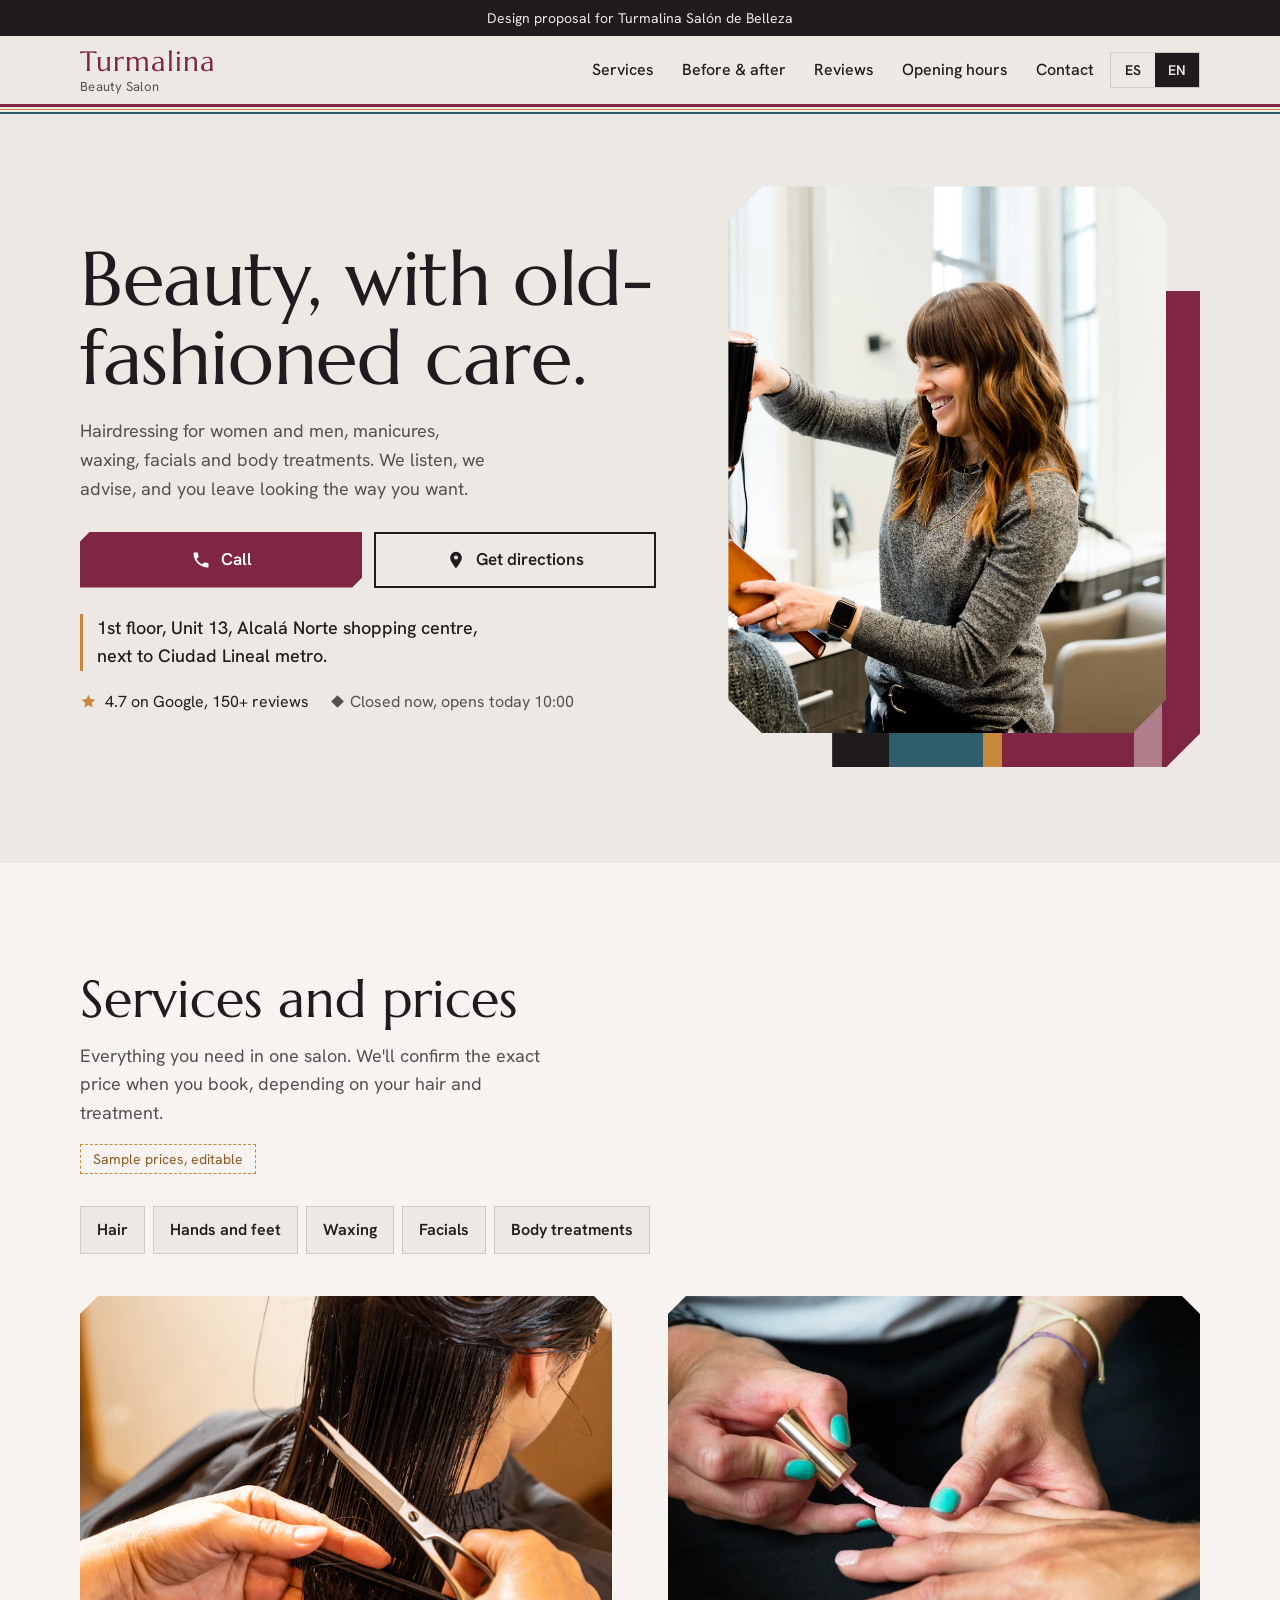
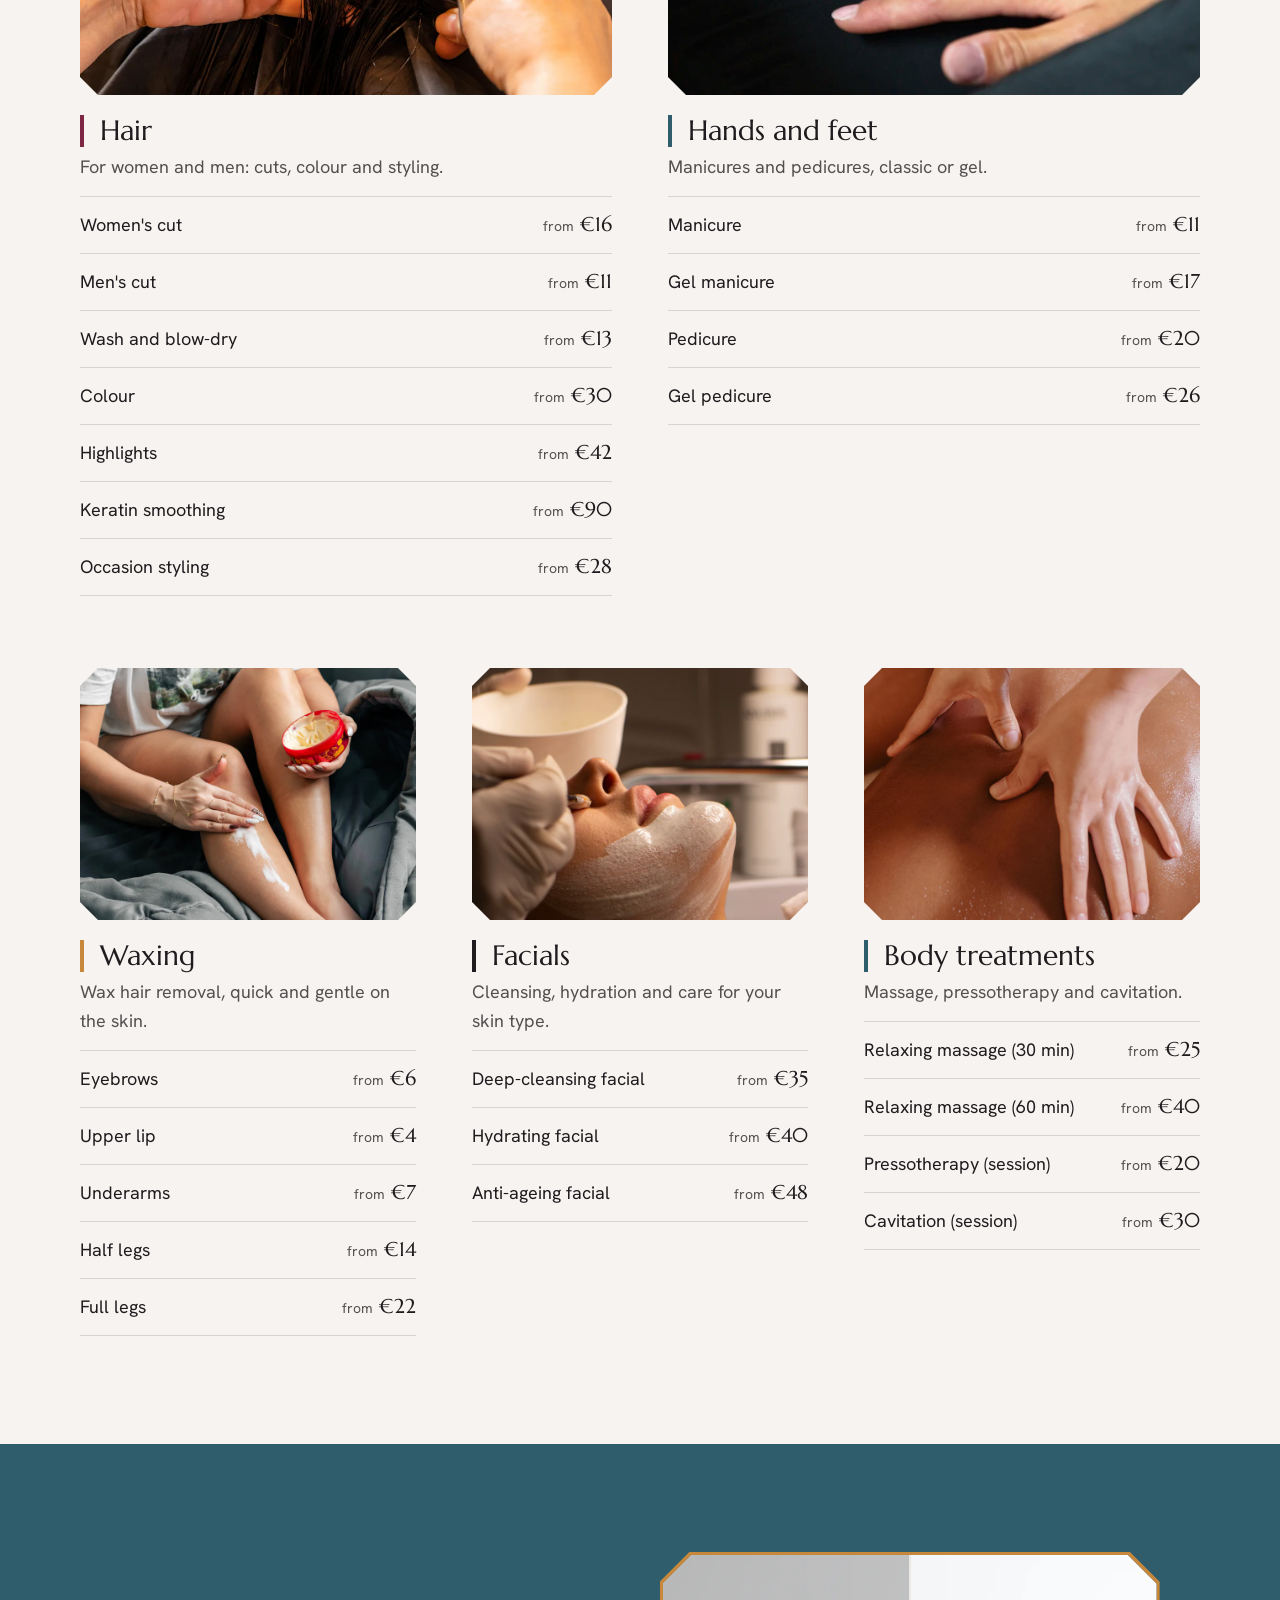
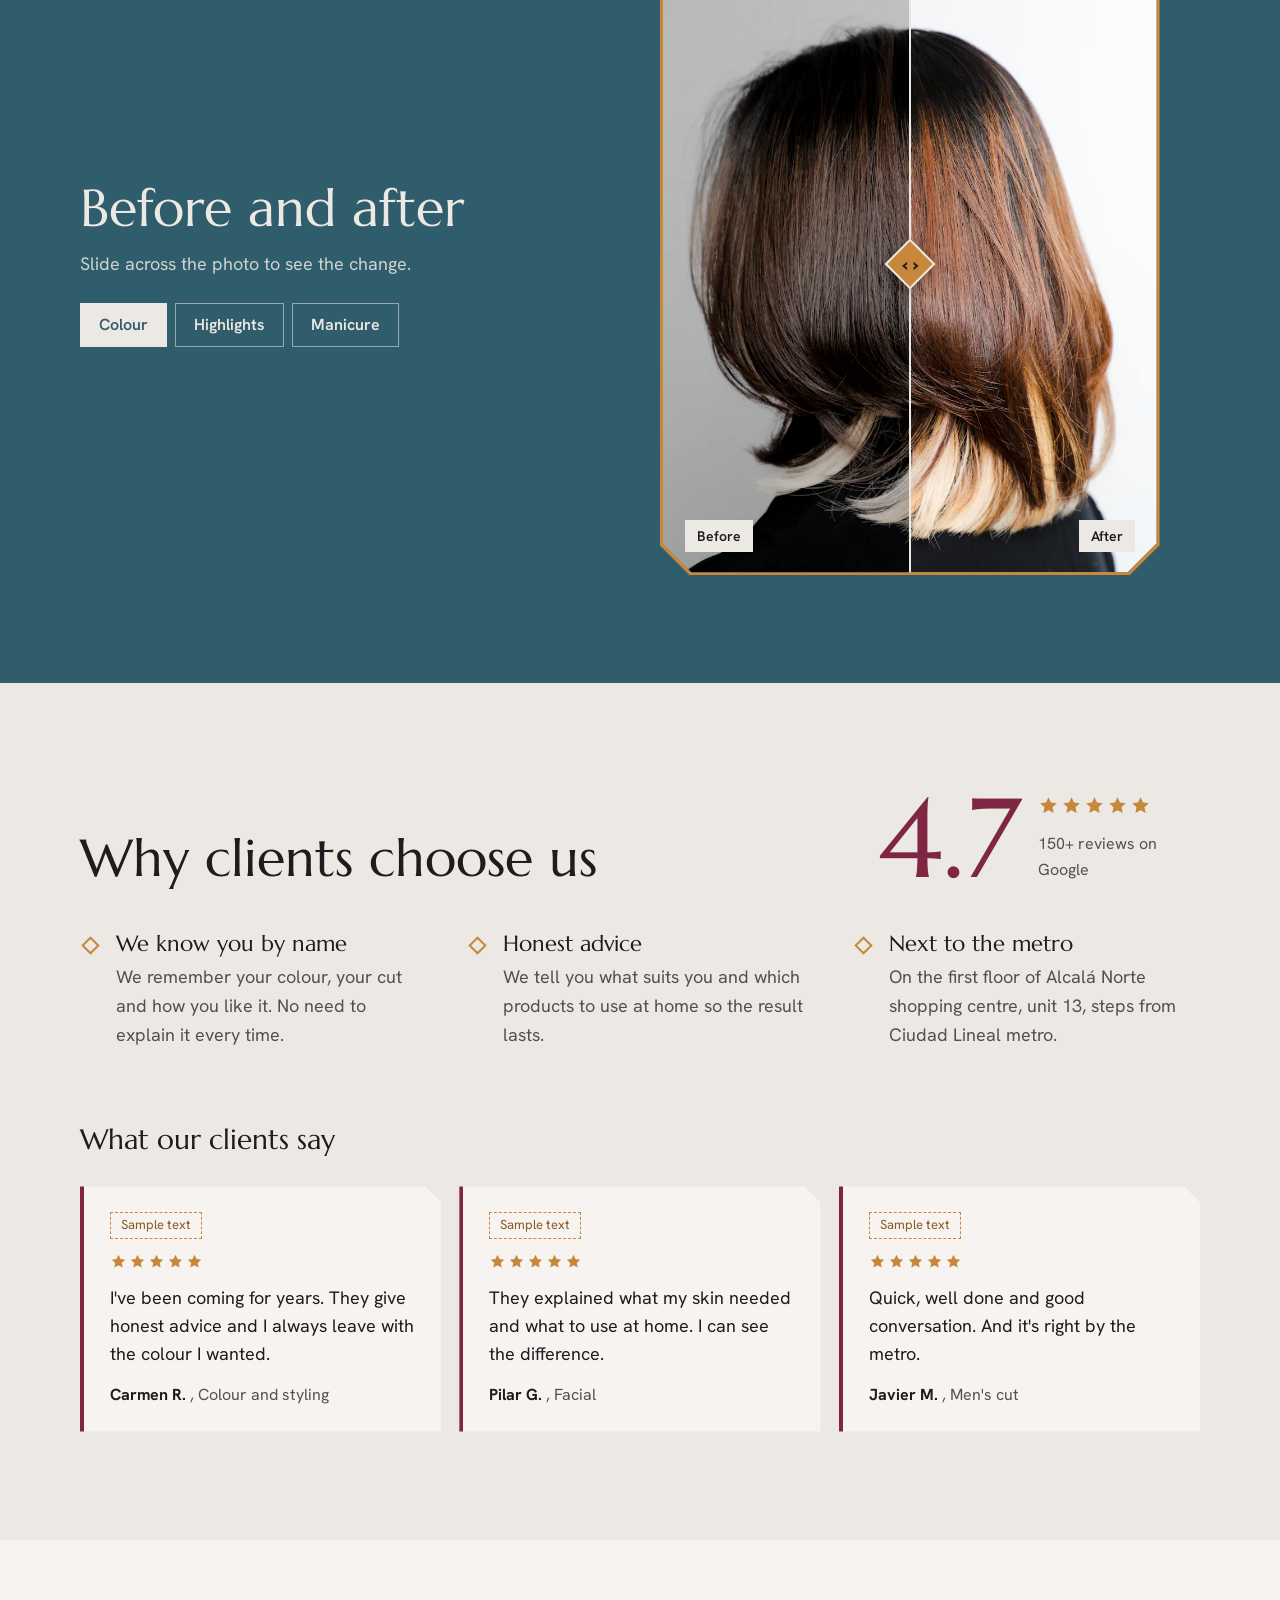
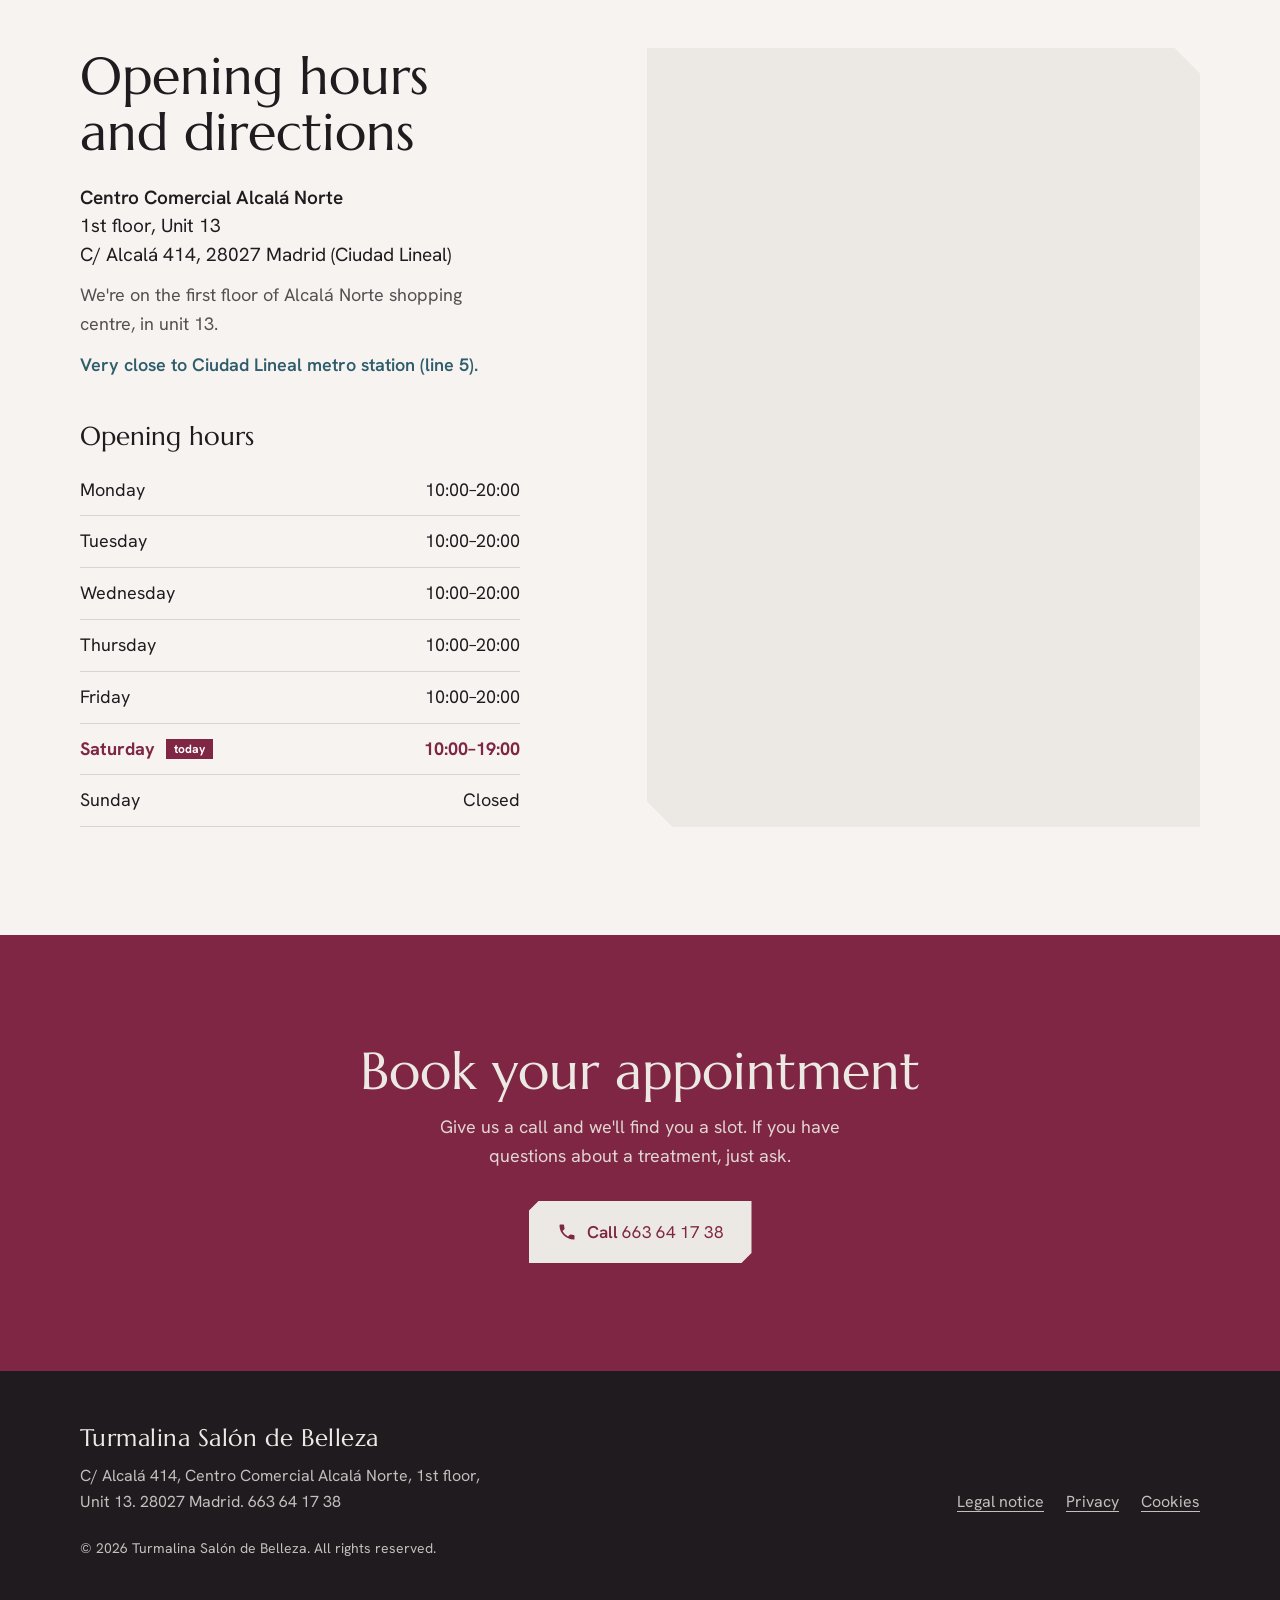
<file: index.html>
<!doctype html>
<html lang="es">
<head>
  <meta charset="utf-8">
  <meta name="viewport" content="width=device-width, initial-scale=1">

  <!-- SEO. Estas etiquetas se actualizan solas desde content.js al cargar la página,
       pero WhatsApp, Facebook y algunos buscadores leen el HTML sin ejecutar JavaScript:
       si reutilizas la plantilla para otro salón, cambia también este bloque. -->
  <title>Turmalina Salón de Belleza | Peluquería y estética en Ciudad Lineal</title>
  <meta name="description" content="Peluquería unisex, manicura, depilación, faciales y tratamientos corporales en el C.C. Alcalá Norte (C/ Alcalá 414, Madrid), junto al metro Ciudad Lineal. Llama al 663 64 17 38.">
  <link rel="canonical" href="https://turmalina-salon.example.com/">
  <meta name="theme-color" content="#ECE8E4">
  <meta property="og:type" content="website">
  <meta property="og:locale" content="es_ES">
  <meta property="og:locale:alternate" content="en_GB">
  <meta property="og:site_name" content="Turmalina Salón de Belleza">
  <meta property="og:title" content="Turmalina Salón de Belleza | Peluquería y estética en Ciudad Lineal">
  <meta property="og:description" content="Peluquería unisex, manicura, depilación y tratamientos faciales y corporales en el C.C. Alcalá Norte, Madrid. Lunes a viernes de 10:00 a 20:00, sábados de 10:00 a 19:00.">
  <meta property="og:url" content="https://turmalina-salon.example.com/">
  <!-- Imagen para compartir: 1200 × 630 px -->
  <meta property="og:image" content="https://turmalina-salon.example.com/img/og-image.jpg">
  <meta name="twitter:card" content="summary_large_image">
  <link rel="icon" href="img/favicon.svg" type="image/svg+xml">

  <link rel="preconnect" href="https://fonts.googleapis.com">
  <link rel="preconnect" href="https://fonts.gstatic.com" crossorigin>
  <link href="https://fonts.googleapis.com/css2?family=Hanken+Grotesk:wght@400;500;600;700&family=Marcellus&display=swap" rel="stylesheet">
  <link rel="stylesheet" href="assets/styles.css">

  <!-- Datos estructurados (BeautySalon). Se regeneran desde content.js al cargar. -->
  <script type="application/ld+json" id="ld-json">
  {
    "@context": "https://schema.org",
    "@type": "BeautySalon",
    "name": "Turmalina Salón de Belleza",
    "telephone": "+34663641738",
    "url": "https://turmalina-salon.example.com/",
    "address": {
      "@type": "PostalAddress",
      "streetAddress": "C/ Alcalá 414, Centro Comercial Alcalá Norte, Planta 1, Local 13",
      "postalCode": "28027",
      "addressLocality": "Madrid",
      "addressRegion": "Comunidad de Madrid",
      "addressCountry": "ES"
    },
    "openingHoursSpecification": [{
      "@type": "OpeningHoursSpecification",
      "dayOfWeek": ["Monday","Tuesday","Wednesday","Thursday","Friday"],
      "opens": "10:00",
      "closes": "20:00"
    }, {
      "@type": "OpeningHoursSpecification",
      "dayOfWeek": ["Saturday"],
      "opens": "10:00",
      "closes": "19:00"
    }]
  }
  </script>
</head>
<body>
  <a class="skip" href="#main" data-i18n="ui.skip">Saltar al contenido</a>

  <!-- Franja de propuesta: se quita en content.js (proposalBanner.show = false) o borrando este div -->
  <div class="proposal" id="proposal" hidden></div>

  <header class="header" id="top">
    <div class="header__inner">
      <a class="brand" href="#top" aria-label="Turmalina Salón de Belleza, inicio">
        <span class="brand__name" data-bind="business.shortName">Turmalina</span>
        <span class="brand__tag" data-i18n="business.tagline">Salón de Belleza</span>
      </a>

      <nav class="nav" id="nav" aria-label="Principal">
        <ul class="nav__list" id="nav-list"></ul>
      </nav>

      <div class="header__tools">
        <div class="lang" role="group" id="lang-switch"></div>
        <button class="menu-btn" id="menu-btn" aria-expanded="false" aria-controls="nav">
          <span class="menu-btn__bars" aria-hidden="true"></span>
          <span class="visually-hidden" data-i18n="ui.menu">Menú</span>
        </button>
      </div>
    </div>
    <div class="veins" aria-hidden="true"><span></span><span></span><span></span></div>
  </header>

  <main id="main">
    <!-- 1. Inicio -->
    <section class="hero" aria-labelledby="hero-title">
      <div class="hero__inner">
        <div class="hero__copy">
          <h1 class="hero__title" id="hero-title" data-i18n="hero.title"></h1>
          <p class="hero__text" data-i18n="hero.text"></p>
          <div class="hero__actions">
            <a class="btn btn--primary" data-link="tel">
              <svg aria-hidden="true" viewBox="0 0 24 24"><path d="M6.6 10.8a15.1 15.1 0 0 0 6.6 6.6l2.2-2.2a1 1 0 0 1 1-.25 11.4 11.4 0 0 0 3.6.57 1 1 0 0 1 1 1V20a1 1 0 0 1-1 1A17 17 0 0 1 3 4a1 1 0 0 1 1-1h3.5a1 1 0 0 1 1 1c0 1.25.2 2.45.57 3.57a1 1 0 0 1-.25 1z"/></svg>
              <span data-i18n="ui.call">Llamar</span>
            </a>
            <a class="btn btn--outline" data-link="directions" target="_blank" rel="noopener">
              <svg aria-hidden="true" viewBox="0 0 24 24"><path d="M12 2a7 7 0 0 0-7 7c0 5.25 7 13 7 13s7-7.75 7-13a7 7 0 0 0-7-7zm0 9.5A2.5 2.5 0 1 1 12 6.5a2.5 2.5 0 0 1 0 5z"/></svg>
              <span data-i18n="ui.directions">Cómo llegar</span>
            </a>
          </div>
          <p class="hero__where" data-i18n="hero.where"></p>
          <p class="hero__meta">
            <span class="rating" id="hero-rating"></span>
            <span class="status" id="hero-status"></span>
          </p>
        </div>
        <div class="hero__media">
          <!-- "Lámina" de turmalina: bandas de color como las vetas de la piedra -->
          <div class="slab" aria-hidden="true"><span></span><span></span><span></span><span></span><span></span><span></span></div>
          <div class="gem gem--hero" id="hero-image"></div>
        </div>
      </div>
    </section>

    <!-- 2. Servicios -->
    <section class="section services" id="servicios" aria-labelledby="services-title">
      <div class="wrap">
        <header class="section__head">
          <h2 class="section__title" id="services-title" data-i18n="services.title"></h2>
          <p class="section__intro" data-i18n="services.intro"></p>
          <p class="editable-note" data-i18n="ui.samplePrice"></p>
        </header>
        <nav class="cat-jump" id="cat-jump" aria-label="Categorías de servicios"></nav>
        <div class="services__grid" id="services-list"></div>
      </div>
    </section>

    <!-- 3. Antes / Después -->
    <section class="section gallery" id="galeria" aria-labelledby="gallery-title">
      <div class="wrap gallery__inner">
        <header class="section__head">
          <h2 class="section__title" id="gallery-title" data-i18n="gallery.title"></h2>
          <p class="section__intro" data-i18n="gallery.intro"></p>
          <div class="pair-tabs" role="tablist" id="pair-tabs" aria-labelledby="gallery-title"></div>
        </header>
        <div class="compare-frame">
          <div class="compare" id="compare">
            <div class="compare__img compare__img--after" id="compare-after"></div>
            <div class="compare__img compare__img--before" id="compare-before"></div>
            <span class="compare__tag compare__tag--before" data-i18n="ui.before" aria-hidden="true"></span>
            <span class="compare__tag compare__tag--after" data-i18n="ui.after" aria-hidden="true"></span>
            <div class="compare__handle" aria-hidden="true"><span></span></div>
            <input class="compare__range" id="compare-range" type="range" min="0" max="100" value="50" step="1">
          </div>
        </div>
      </div>
    </section>

    <!-- 4. Por qué elegirnos / opiniones -->
    <section class="section why" id="opiniones" aria-labelledby="why-title">
      <div class="wrap">
        <div class="why__top">
          <h2 class="section__title" id="why-title" data-i18n="why.title"></h2>
          <div class="score" id="score"></div>
        </div>
        <ul class="points" id="points"></ul>
        <h3 class="reviews__title" data-i18n="why.reviews.title"></h3>
        <ul class="reviews" id="reviews"></ul>
      </div>
    </section>

    <!-- 5. Horario y ubicación -->
    <section class="section visit" id="visitanos" aria-labelledby="visit-title">
      <div class="wrap visit__inner">
        <div class="visit__info">
          <h2 class="section__title" id="visit-title" data-i18n="visit.title"></h2>
          <address class="address" id="address"></address>
          <p class="visit__find" data-i18n="visit.findUs"></p>
          <p class="visit__transport" data-i18n="visit.transport"></p>
          <h3 class="visit__subtitle" data-i18n="visit.hoursTitle"></h3>
          <table class="hours" id="hours"></table>
        </div>
        <div class="map">
          <iframe id="map" title="Mapa" loading="lazy" referrerpolicy="no-referrer-when-downgrade" allowfullscreen></iframe>
        </div>
      </div>
    </section>

    <!-- 6. Contacto -->
    <section class="section contact" id="contacto" aria-labelledby="contact-title">
      <div class="wrap contact__inner">
        <h2 class="section__title" id="contact-title" data-i18n="contact.title"></h2>
        <p class="contact__text" data-i18n="contact.text"></p>
        <div class="contact__actions">
          <a class="btn btn--light btn--lg" data-link="tel">
            <svg aria-hidden="true" viewBox="0 0 24 24"><path d="M6.6 10.8a15.1 15.1 0 0 0 6.6 6.6l2.2-2.2a1 1 0 0 1 1-.25 11.4 11.4 0 0 0 3.6.57 1 1 0 0 1 1 1V20a1 1 0 0 1-1 1A17 17 0 0 1 3 4a1 1 0 0 1 1-1h3.5a1 1 0 0 1 1 1c0 1.25.2 2.45.57 3.57a1 1 0 0 1-.25 1z"/></svg>
            <span><span data-i18n="ui.call">Llamar</span> <span class="btn__sub" data-bind="business.phoneDisplay"></span></span>
          </a>
          <!-- Se oculta solo mientras business.whatsapp esté vacío en content.js -->
          <a class="btn btn--ghost-light btn--lg" data-link="whatsapp" target="_blank" rel="noopener" hidden>
            <svg aria-hidden="true" viewBox="0 0 24 24"><path d="M12 2a10 10 0 0 0-8.6 15.1L2 22l5-1.3A10 10 0 1 0 12 2zm5.3 14.1c-.2.6-1.3 1.2-1.8 1.2-.5.1-1 .2-3.3-.7-2.8-1.1-4.5-3.9-4.7-4.1-.1-.2-1.1-1.5-1.1-2.9s.7-2.1 1-2.4c.3-.3.6-.3.8-.3h.6c.2 0 .4 0 .6.5l.9 2.1c.1.2.1.4 0 .5l-.3.5-.4.4c-.1.2-.3.3-.1.6.2.3.8 1.3 1.7 2.1 1.2 1 2.1 1.3 2.4 1.5.3.1.5.1.6-.1l.9-1c.2-.3.4-.2.6-.1l2 1c.3.1.5.2.5.3.1.2.1.7-.1 1.3z"/></svg>
            <span data-i18n="ui.whatsapp">WhatsApp</span>
          </a>
        </div>
      </div>
    </section>
  </main>

  <!-- 7. Pie -->
  <footer class="footer">
    <div class="wrap footer__inner">
      <div>
        <p class="footer__brand" data-bind="business.name"></p>
        <p class="footer__addr" id="footer-addr"></p>
      </div>
      <ul class="footer__legal" id="footer-legal"></ul>
      <p class="footer__copy" id="footer-copy"></p>
    </div>
  </footer>

  <!-- Barra fija de acciones en el móvil -->
  <div class="dock" aria-label="Acciones rápidas">
    <a class="dock__btn" data-link="tel"><span data-i18n="ui.call">Llamar</span> <span class="dock__phone" data-bind="business.phoneDisplay"></span></a>
    <a class="dock__btn dock__btn--alt" data-link="whatsapp" target="_blank" rel="noopener" hidden><span data-i18n="ui.whatsapp">WhatsApp</span></a>
  </div>

  <script src="content.js"></script>
  <script src="assets/app.js"></script>
</body>
</html>
</file>
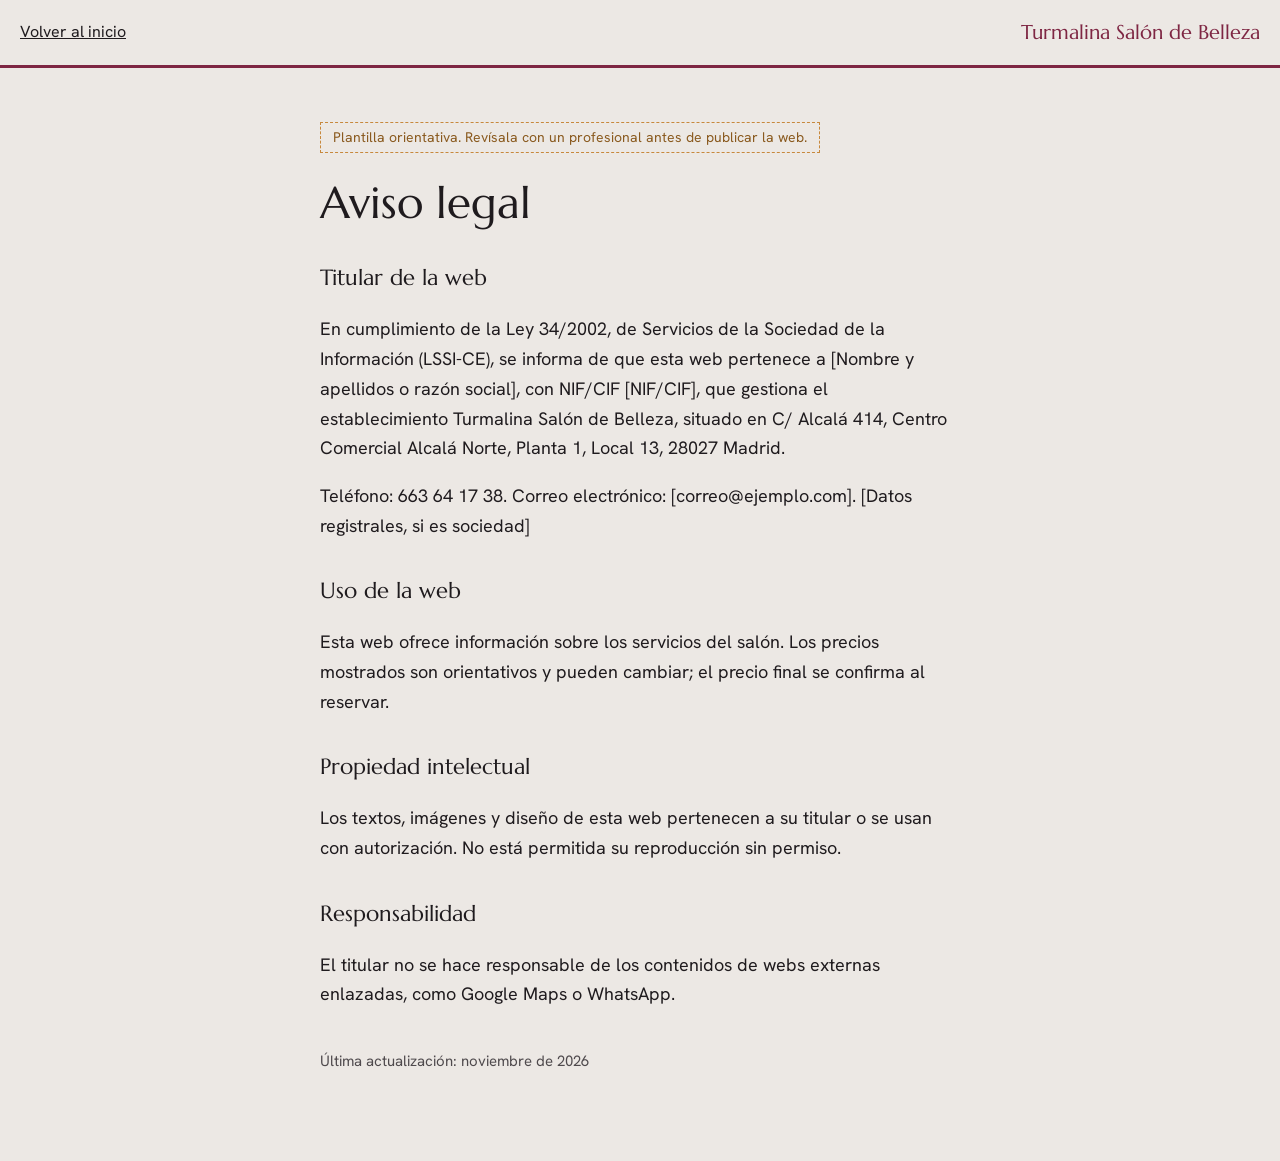
<file: legal/aviso-legal.html>
<!doctype html>
<html lang="es">
<head>
  <meta charset="utf-8">
  <meta name="viewport" content="width=device-width, initial-scale=1">
  <title>Aviso legal | Turmalina Salón de Belleza</title>
  <meta name="robots" content="noindex, follow">
  <link rel="icon" href="../img/favicon.svg" type="image/svg+xml">
  <link rel="preconnect" href="https://fonts.googleapis.com">
  <link rel="preconnect" href="https://fonts.gstatic.com" crossorigin>
  <link href="https://fonts.googleapis.com/css2?family=Hanken+Grotesk:wght@400;600&family=Marcellus&display=swap" rel="stylesheet">
  <link rel="stylesheet" href="legal.css">
</head>
<body>
  <header class="lg-header"><a href="../index.html" data-back>Volver al inicio</a> <span data-fill="business.name">Turmalina Salón de Belleza</span></header>
  <main class="lg">
    <p class="lg-note">Plantilla orientativa. Revísala con un profesional antes de publicar la web.</p>
    <h1>Aviso legal</h1>
    <h2>Titular de la web</h2>
    <p>En cumplimiento de la Ley 34/2002, de Servicios de la Sociedad de la Información (LSSI-CE), se informa de que esta web pertenece a <span data-fill="legal.owner"></span>, con NIF/CIF <span data-fill="legal.taxId"></span>, que gestiona el establecimiento <span data-fill="business.name"></span>, situado en <span data-fill="fullAddress"></span>.</p>
    <p>Teléfono: <span data-fill="business.phoneDisplay"></span>. Correo electrónico: <span data-fill="legal.email"></span>. <span data-fill="legal.registry"></span></p>
    <h2>Uso de la web</h2>
    <p>Esta web ofrece información sobre los servicios del salón. Los precios mostrados son orientativos y pueden cambiar; el precio final se confirma al reservar.</p>
    <h2>Propiedad intelectual</h2>
    <p>Los textos, imágenes y diseño de esta web pertenecen a su titular o se usan con autorización. No está permitida su reproducción sin permiso.</p>
    <h2>Responsabilidad</h2>
    <p>El titular no se hace responsable de los contenidos de webs externas enlazadas, como Google Maps o WhatsApp.</p>
    <p class="lg-updated">Última actualización: <span data-fill="legal.updated"></span></p>
  </main>
  <script src="../content.js"></script>
  <script src="legal.js"></script>
</body>
</html>
</file>
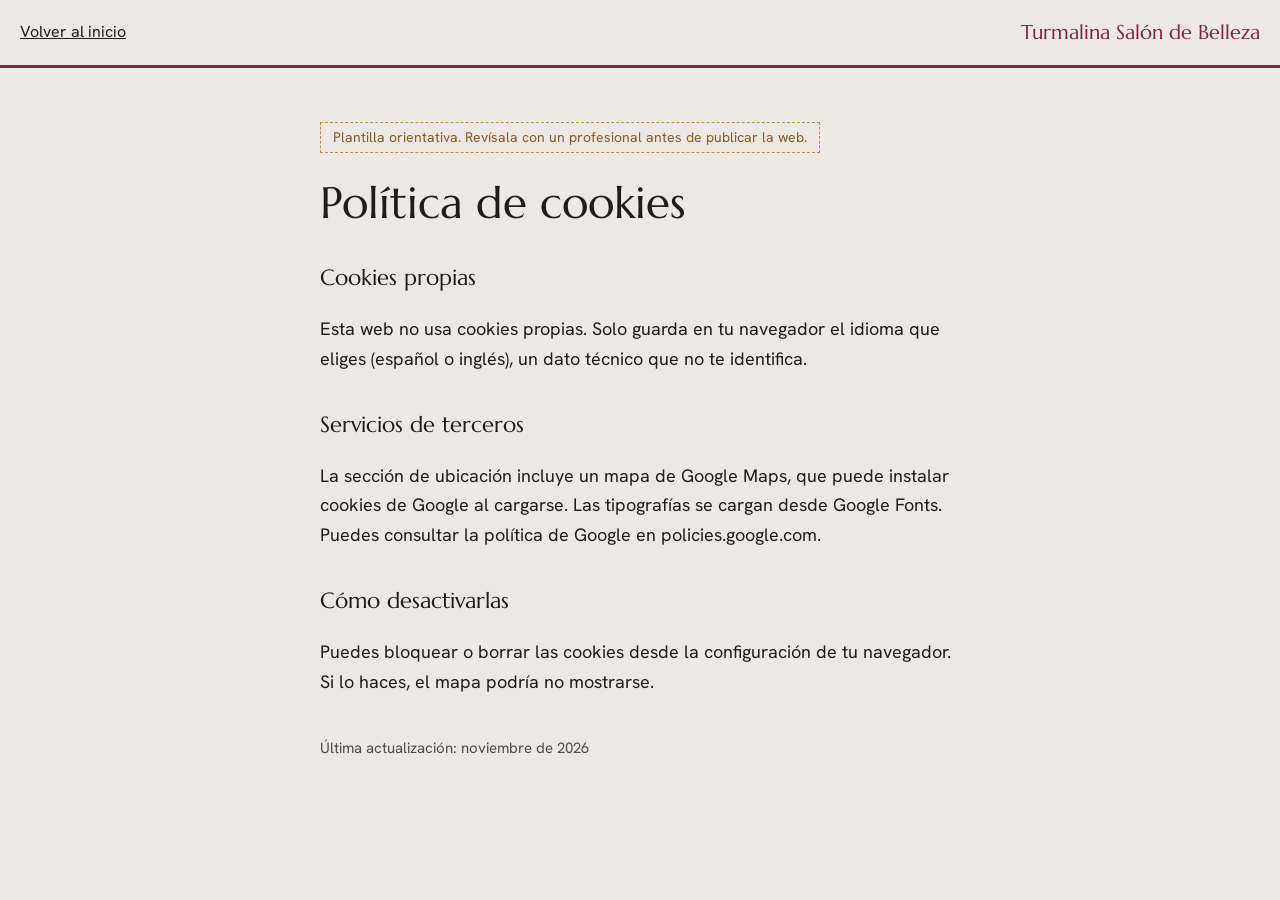
<file: legal/cookies.html>
<!doctype html>
<html lang="es">
<head>
  <meta charset="utf-8">
  <meta name="viewport" content="width=device-width, initial-scale=1">
  <title>Política de cookies | Turmalina Salón de Belleza</title>
  <meta name="robots" content="noindex, follow">
  <link rel="icon" href="../img/favicon.svg" type="image/svg+xml">
  <link rel="preconnect" href="https://fonts.googleapis.com">
  <link rel="preconnect" href="https://fonts.gstatic.com" crossorigin>
  <link href="https://fonts.googleapis.com/css2?family=Hanken+Grotesk:wght@400;600&family=Marcellus&display=swap" rel="stylesheet">
  <link rel="stylesheet" href="legal.css">
</head>
<body>
  <header class="lg-header"><a href="../index.html" data-back>Volver al inicio</a> <span data-fill="business.name">Turmalina Salón de Belleza</span></header>
  <main class="lg">
    <p class="lg-note">Plantilla orientativa. Revísala con un profesional antes de publicar la web.</p>
    <h1>Política de cookies</h1>
    <h2>Cookies propias</h2>
    <p>Esta web no usa cookies propias. Solo guarda en tu navegador el idioma que eliges (español o inglés), un dato técnico que no te identifica.</p>
    <h2>Servicios de terceros</h2>
    <p>La sección de ubicación incluye un mapa de Google Maps, que puede instalar cookies de Google al cargarse. Las tipografías se cargan desde Google Fonts. Puedes consultar la política de Google en policies.google.com.</p>
    <h2>Cómo desactivarlas</h2>
    <p>Puedes bloquear o borrar las cookies desde la configuración de tu navegador. Si lo haces, el mapa podría no mostrarse.</p>
    <p class="lg-updated">Última actualización: <span data-fill="legal.updated"></span></p>
  </main>
  <script src="../content.js"></script>
  <script src="legal.js"></script>
</body>
</html>
</file>
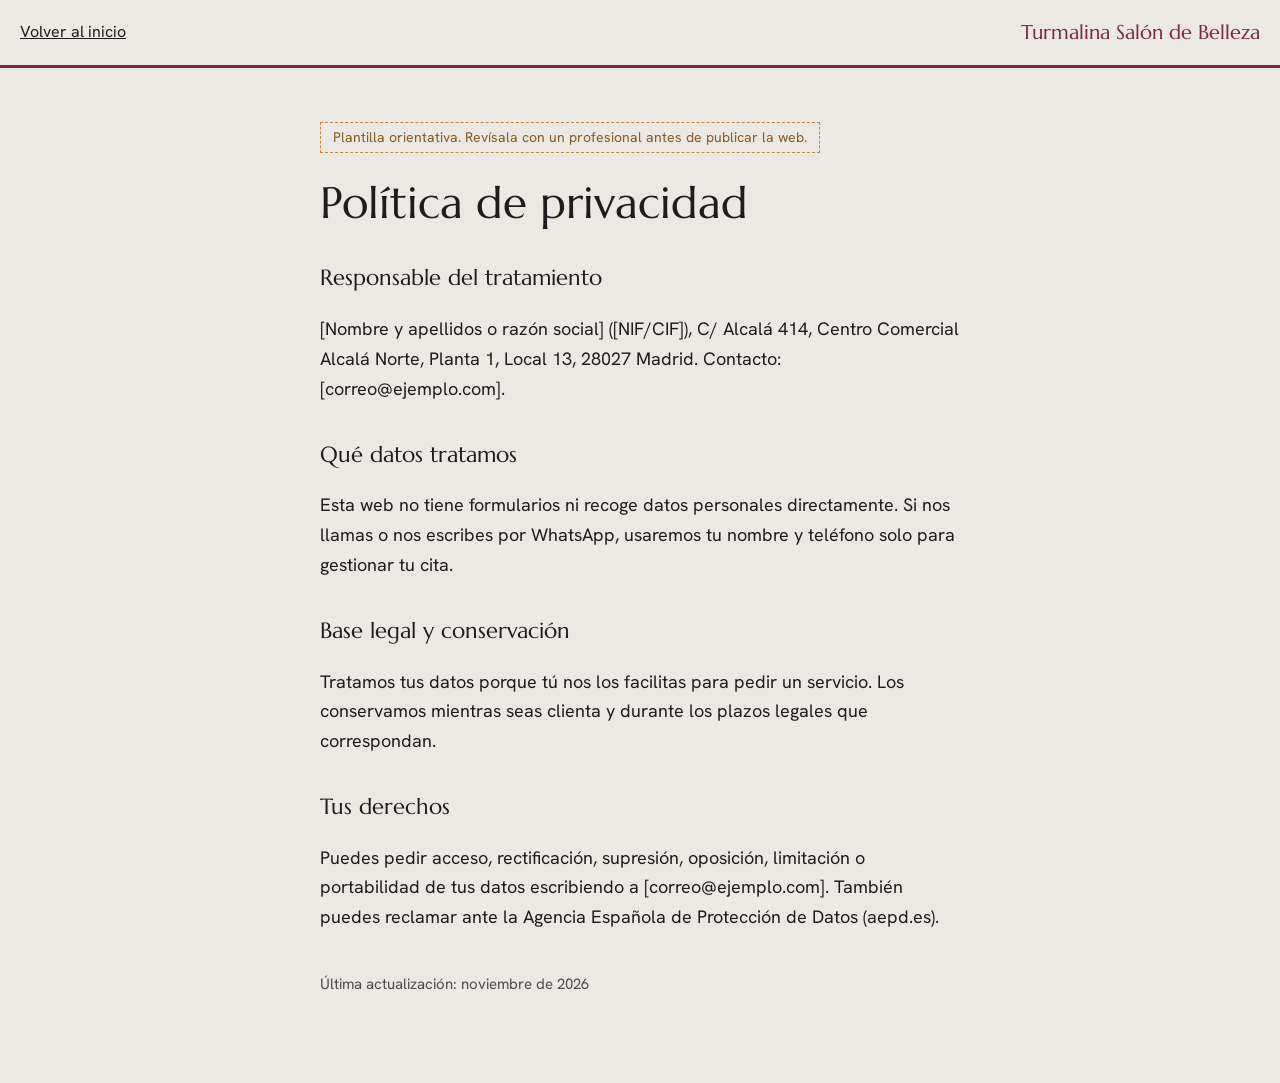
<file: legal/privacidad.html>
<!doctype html>
<html lang="es">
<head>
  <meta charset="utf-8">
  <meta name="viewport" content="width=device-width, initial-scale=1">
  <title>Política de privacidad | Turmalina Salón de Belleza</title>
  <meta name="robots" content="noindex, follow">
  <link rel="icon" href="../img/favicon.svg" type="image/svg+xml">
  <link rel="preconnect" href="https://fonts.googleapis.com">
  <link rel="preconnect" href="https://fonts.gstatic.com" crossorigin>
  <link href="https://fonts.googleapis.com/css2?family=Hanken+Grotesk:wght@400;600&family=Marcellus&display=swap" rel="stylesheet">
  <link rel="stylesheet" href="legal.css">
</head>
<body>
  <header class="lg-header"><a href="../index.html" data-back>Volver al inicio</a> <span data-fill="business.name">Turmalina Salón de Belleza</span></header>
  <main class="lg">
    <p class="lg-note">Plantilla orientativa. Revísala con un profesional antes de publicar la web.</p>
    <h1>Política de privacidad</h1>
    <h2>Responsable del tratamiento</h2>
    <p><span data-fill="legal.owner"></span> (<span data-fill="legal.taxId"></span>), <span data-fill="fullAddress"></span>. Contacto: <span data-fill="legal.email"></span>.</p>
    <h2>Qué datos tratamos</h2>
    <p>Esta web no tiene formularios ni recoge datos personales directamente. Si nos llamas o nos escribes por WhatsApp, usaremos tu nombre y teléfono solo para gestionar tu cita.</p>
    <h2>Base legal y conservación</h2>
    <p>Tratamos tus datos porque tú nos los facilitas para pedir un servicio. Los conservamos mientras seas clienta y durante los plazos legales que correspondan.</p>
    <h2>Tus derechos</h2>
    <p>Puedes pedir acceso, rectificación, supresión, oposición, limitación o portabilidad de tus datos escribiendo a <span data-fill="legal.email"></span>. También puedes reclamar ante la Agencia Española de Protección de Datos (aepd.es).</p>
    <p class="lg-updated">Última actualización: <span data-fill="legal.updated"></span></p>
  </main>
  <script src="../content.js"></script>
  <script src="legal.js"></script>
</body>
</html>
</file>
<file: assets/styles.css>
/* Estilos de Turmalina. Los colores y tipografías se definen en content.js (theme);
   los valores de aquí son solo el respaldo por si falta algún dato. */
:root {
  --rubellite: #7E2643;
  --indigo: #2F5D6B;
  --amber: #C7883C;
  --amber-text: #8A5A1F;
  --stone: #ECE8E4;
  --stone-light: #F6F3F0;
  --ink: #1F1B1E;
  --muted: color-mix(in srgb, var(--ink) 74%, var(--stone));
  --line: color-mix(in srgb, var(--ink) 14%, transparent);
  --font-display: 'Marcellus', 'Times New Roman', serif;
  --font-body: 'Hanken Grotesk', system-ui, sans-serif;
  --gutter: 20px;
  --max: 1160px;
  --header-h: 68px;
  --focus: var(--indigo);
  --b: 22px; /* tamaño del bisel (esquinas talladas) */
  /* curvas de animación: salida rápida y frenada suave */
  --ease-out: cubic-bezier(0.23, 1, 0.32, 1);
  --press: 160ms;
}

*, *::before, *::after { box-sizing: border-box; }
html { scroll-behavior: smooth; scroll-padding-top: calc(var(--header-h) + 16px); -webkit-text-size-adjust: 100%; }
body {
  margin: 0;
  background: var(--stone);
  color: var(--ink);
  font-family: var(--font-body);
  font-size: 1.125rem;          /* 18 px: lectura cómoda para todas las edades */
  line-height: 1.6;
  padding-bottom: 80px;         /* espacio para la barra fija del móvil */
}
img { max-width: 100%; display: block; }
[hidden] { display: none !important; }
a { color: inherit; }
h1, h2, h3 { margin: 0; font-weight: 400; }
p { margin: 0; }
ul { margin: 0; padding: 0; list-style: none; }

:focus-visible { outline: 3px solid var(--focus); outline-offset: 3px; }

.visually-hidden {
  position: absolute !important; width: 1px; height: 1px; overflow: hidden;
  clip: rect(0 0 0 0); clip-path: inset(50%); white-space: nowrap;
}
.skip { position: absolute; left: 12px; top: -60px; z-index: 100; background: var(--ink); color: var(--stone); padding: 10px 16px; }
.skip:focus { top: 12px; }

.wrap { width: 100%; max-width: var(--max); margin: 0 auto; padding: 0 var(--gutter); }

/* Corte "tallado": esquinas biseladas como una gema */
.gem {
  overflow: hidden;
  clip-path: polygon(var(--b) 0, calc(100% - var(--b)) 0, 100% var(--b), 100% calc(100% - var(--b)),
    calc(100% - var(--b)) 100%, var(--b) 100%, 0 calc(100% - var(--b)), 0 var(--b));
}
.gem > img { width: 100%; height: 100%; object-fit: cover; }

/* Vetas: tres líneas de color, el motivo de la piedra */
.veins { display: flex; flex-direction: column; gap: 2px; }
.veins span { display: block; height: 3px; background: var(--rubellite); }
.veins span:nth-child(2) { height: 1px; background: var(--amber); }
.veins span:nth-child(3) { height: 2px; background: var(--indigo); }

/* ---------- franja de propuesta ---------- */
.proposal { background: var(--ink); color: var(--stone); font-size: .875rem; text-align: center; padding: 7px var(--gutter); }

/* ---------- cabecera ---------- */
.header { position: sticky; top: 0; z-index: 50; background: var(--stone); }
.header__inner {
  max-width: var(--max); margin: 0 auto; padding: 0 var(--gutter);
  height: var(--header-h); display: flex; align-items: center; gap: 16px;
}
.brand { display: flex; flex-direction: column; text-decoration: none; margin-right: auto; line-height: 1; }
.brand__name { font-family: var(--font-display); font-size: 1.75rem; letter-spacing: .04em; color: var(--rubellite); }
.brand__tag { font-size: .8125rem; color: var(--muted); margin-top: 4px; letter-spacing: .02em; }
.header__tools { display: flex; align-items: center; gap: 8px; }

.lang { display: flex; border: 1px solid var(--line); }
.lang button {
  font: 600 .875rem/1 var(--font-body); color: var(--ink); background: none; border: 0;
  padding: 10px 12px; cursor: pointer; min-width: 44px;
}
.lang button[aria-pressed="true"] { background: var(--ink); color: var(--stone); }

.menu-btn { width: 44px; height: 44px; border: 0; background: none; color: var(--ink); cursor: pointer; display: grid; place-items: center; }
.menu-btn__bars, .menu-btn__bars::before, .menu-btn__bars::after {
  display: block; width: 24px; height: 2px; background: currentColor; position: relative; transition: transform .2s ease;
}
.menu-btn__bars::before, .menu-btn__bars::after { content: ""; position: absolute; left: 0; }
.menu-btn__bars::before { top: -7px; }
.menu-btn__bars::after { top: 7px; }
.is-open .menu-btn__bars { background: transparent; }
.is-open .menu-btn__bars::before { transform: translateY(7px) rotate(45deg); }
.is-open .menu-btn__bars::after { transform: translateY(-7px) rotate(-45deg); }

.nav { display: none; }
.is-open .nav {
  display: block; position: absolute; left: 0; right: 0; top: 100%;
  background: var(--stone); padding: 4px var(--gutter) 20px; border-bottom: 1px solid var(--line);
}
.nav__list a {
  display: block; padding: 14px 0; text-decoration: none;
  font-family: var(--font-display); font-size: 1.5rem; border-bottom: 1px solid var(--line);
}
@media (min-width: 960px) {
  .menu-btn { display: none; }
  .nav, .is-open .nav { display: block; position: static; padding: 0; border: 0; background: none; }
  .nav__list { display: flex; gap: 28px; }
  .nav__list a { font: 500 1rem/1 var(--font-body); padding: 8px 0; border: 0; }
  .nav__list a:hover { color: var(--rubellite); text-decoration: underline; text-decoration-color: var(--amber); text-underline-offset: 6px; }
}

/* ---------- huecos de foto (si falta alguna) ---------- */
.ph {
  width: 100%; height: 100%; min-height: 160px;
  display: flex; flex-direction: column; align-items: center; justify-content: center;
  gap: 2px; padding: 16px; text-align: center;
  background: repeating-linear-gradient(100deg, transparent 0 18px, color-mix(in srgb, var(--rubellite) 10%, transparent) 18px 20px), var(--stone-light);
}
.ph__label { font-weight: 600; font-size: .9375rem; }
.ph__size { font-size: .8125rem; color: var(--muted); }

/* ---------- botones ---------- */
.btn {
  display: inline-flex; align-items: center; justify-content: center; gap: 10px;
  min-height: 56px; padding: 0 26px;
  font: 600 1.0625rem/1.2 var(--font-body); text-decoration: none; cursor: pointer;
  border: 2px solid transparent; position: relative; isolation: isolate;
  transition: transform var(--press) var(--ease-out);
  clip-path: polygon(10px 0, 100% 0, 100% calc(100% - 10px), calc(100% - 10px) 100%, 0 100%, 0 10px);
}
.btn svg { width: 20px; height: 20px; fill: currentColor; flex: none; }
.btn--primary { background: var(--rubellite); color: #fff; }
.btn--outline, .btn--ghost-light { clip-path: none; }
.btn--outline { border-color: var(--ink); color: var(--ink); }
.btn--light { background: var(--stone); color: var(--rubellite); }
.btn--ghost-light { border-color: var(--stone); color: var(--stone); }
.btn--lg { min-height: 62px; }
/* capa de hover: solo cambia su opacidad */
.btn::after { content: ""; position: absolute; inset: 0; z-index: -1; background: var(--tint, #000); opacity: 0; transition: opacity 200ms ease; pointer-events: none; }
.btn--primary { --tint: #000; --tint-on: .18; }
.btn--outline { --tint: var(--ink); --tint-on: .08; }
.btn--light { --tint: #fff; --tint-on: 1; }
.btn--ghost-light { --tint: var(--stone); --tint-on: .14; }
@media (hover: hover) and (pointer: fine) {
  .btn:hover::after { opacity: var(--tint-on); }
}
.btn__sub { font-weight: 400; }
/* el clip-path recorta el contorno de foco: se dibuja dentro */
.btn:focus-visible { outline: 3px solid var(--focus); outline-offset: -7px; }

/* ---------- 1. inicio ---------- */
.hero { overflow: hidden; }
.hero__inner {
  max-width: var(--max); margin: 0 auto; padding: 36px var(--gutter) 64px;
  display: grid; gap: 44px;
}
.hero__title {
  font-family: var(--font-display);
  font-size: clamp(2.6rem, 11vw, 4.75rem);
  line-height: 1.04; letter-spacing: -.005em;
  max-width: 12ch; text-wrap: balance;
}
.hero__text { margin-top: 20px; max-width: 42ch; color: var(--muted); }
.hero__actions { display: flex; flex-wrap: wrap; gap: 12px; margin-top: 28px; }
.hero__actions .btn { flex: 1 1 170px; }
.hero__where {
  margin-top: 26px; padding-left: 14px; max-width: 40ch;
  border-left: 3px solid var(--amber); font-weight: 500;
}
.hero__meta { margin-top: 18px; display: flex; flex-wrap: wrap; gap: 8px 24px; font-size: 1rem; color: var(--muted); }
.rating { display: inline-flex; align-items: center; gap: 8px; color: var(--ink); }
.stars { display: inline-flex; gap: 2px; color: var(--amber); }
.stars svg { width: 17px; height: 17px; fill: currentColor; }
.status { display: inline-flex; align-items: center; gap: 8px; }
.status::before { content: ""; width: 9px; height: 9px; transform: rotate(45deg); background: var(--muted); }
.status.is-open::before { background: #2E7D5B; }

.hero__media { position: relative; padding: 0 22px 22px 0; max-width: 480px; }
/* en el móvil la foto va entre el texto y los botones, para que se vea en la primera pantalla */
@media (max-width: 899px) {
  .hero__inner { gap: 0; padding-top: 28px; }
  .hero__copy { display: contents; }
  .hero__title { order: 1; }
  .hero__text { order: 2; }
  .hero__media { order: 3; margin-top: 28px; width: 100%; }
  .gem--hero { aspect-ratio: 5 / 4; }
  .hero__actions { order: 4; }
  .hero__where { order: 5; }
  .hero__meta { order: 6; }
}
.gem--hero { position: relative; z-index: 1; aspect-ratio: 4 / 5; --b: 34px; }
/* lámina de turmalina detrás de la foto: bandas de distinto grosor */
.slab {
  position: absolute; z-index: 0; right: 0; bottom: 0; width: 78%; height: 82%;
  display: flex; --b: 34px;
  clip-path: polygon(var(--b) 0, 100% 0, 100% calc(100% - var(--b)), calc(100% - var(--b)) 100%, 0 100%, 0 var(--b));
}
.slab span { flex: 3; background: var(--ink); }
.slab span:nth-child(2) { flex: 5; background: var(--indigo); }
.slab span:nth-child(3) { flex: 1; background: var(--amber); }
.slab span:nth-child(4) { flex: 7; background: var(--rubellite); }
.slab span:nth-child(5) { flex: 1.5; background: color-mix(in srgb, var(--rubellite) 55%, var(--stone)); }
.slab span:nth-child(6) { flex: 2; background: var(--rubellite); }
/* el brillo: un único destello sobre la foto al cargar */
.gem--hero::after {
  content: ""; position: absolute; inset: 0; pointer-events: none; transform: translateX(-120%);
  background: linear-gradient(105deg, transparent 35%, rgba(255, 255, 255, .38) 50%, transparent 65%);
}
@media (prefers-reduced-motion: no-preference) {
  .is-ready .gem--hero::after { animation: sheen 1.6s .5s ease-in-out both; }
}
@keyframes sheen { to { transform: translateX(120%); } }

@media (min-width: 900px) {
  .hero__inner { grid-template-columns: 1.1fr .9fr; align-items: center; padding: 72px var(--gutter) 96px; gap: 72px; }
  .hero__media { padding: 0 34px 34px 0; justify-self: end; width: 100%; }
}

/* ---------- secciones ---------- */
.section { padding: 76px 0; }
.section__head { margin-bottom: 32px; max-width: 46ch; }
.section__title { font-family: var(--font-display); font-size: clamp(2.1rem, 7.5vw, 3.25rem); line-height: 1.08; text-wrap: balance; }
.section__intro { margin-top: 14px; color: var(--muted); }
.editable-note {
  display: inline-block; margin-top: 16px; font-size: .875rem; color: var(--amber-text);
  border: 1px dashed var(--amber); padding: 3px 12px;
}
@media (min-width: 900px) { .section { padding: 108px 0; } }

/* ---------- 2. servicios ---------- */
.services { background: var(--stone-light); }
.cat-jump { display: flex; gap: 8px; overflow-x: auto; padding-bottom: 6px; margin: 0 calc(var(--gutter) * -1) 36px; padding-left: var(--gutter); padding-right: var(--gutter); scrollbar-width: thin; }
.cat-jump a {
  flex: none; text-decoration: none; font-weight: 600; font-size: 1rem;
  padding: 10px 16px; border: 1px solid var(--line); background: var(--stone);
}
.cat-jump a:hover { border-color: var(--rubellite); color: var(--rubellite); }
.services__grid { display: grid; gap: 56px; }
.cat { --tone: var(--rubellite); }
.cat:nth-child(5n+2) { --tone: var(--indigo); }
.cat:nth-child(5n+3) { --tone: var(--amber); }
.cat:nth-child(5n+4) { --tone: var(--ink); }
.cat:nth-child(5n+5) { --tone: var(--indigo); }
.cat__media { aspect-ratio: 4 / 3; --b: 18px; }
.cat__body { padding-top: 20px; }
.cat__name {
  font-family: var(--font-display); font-size: 1.75rem; line-height: 1.15;
  padding-left: 16px; border-left: 4px solid var(--tone);
}
.cat__blurb { margin-top: 6px; color: var(--muted); }
.price-list { margin-top: 14px; border-top: 1px solid var(--line); }
.price-list li { display: flex; align-items: baseline; gap: 12px; padding: 12px 0; border-bottom: 1px solid var(--line); }
.price-list__name { flex: 1 1 auto; }
.price-list__dots { display: none; }
.price-list__price { flex: none; white-space: nowrap; font-family: var(--font-display); font-size: 1.25rem; }
.price-list__price small { font-family: var(--font-body); font-size: .875rem; color: var(--muted); }

@media (min-width: 760px) {
  .services__grid { grid-template-columns: 1fr 1fr; gap: 72px 56px; }
}
@media (min-width: 1100px) {
  .services__grid { grid-template-columns: repeat(6, 1fr); }
  .cat { grid-column: span 2; }
  .cat:nth-child(1), .cat:nth-child(2) { grid-column: span 3; }
}

/* ---------- 3. antes / después ---------- */
.gallery { background: var(--indigo); color: var(--stone); --focus: var(--amber); }
.gallery .section__intro { color: color-mix(in srgb, var(--stone) 85%, var(--indigo)); }
.gallery__inner { display: grid; gap: 8px; }
.pair-tabs { display: flex; flex-wrap: wrap; gap: 8px; margin-top: 24px; }
.pair-tabs button {
  font: 600 1rem/1 var(--font-body); color: var(--stone); cursor: pointer;
  background: transparent; border: 1px solid color-mix(in srgb, var(--stone) 55%, transparent); padding: 13px 18px;
}
.pair-tabs button[aria-selected="true"] { background: var(--stone); color: var(--indigo); border-color: var(--stone); }

.compare-frame {
  --b: 30px; padding: 3px; background: var(--amber); width: 100%; max-width: 500px; margin: 0 auto;
  clip-path: polygon(var(--b) 0, calc(100% - var(--b)) 0, 100% var(--b), 100% calc(100% - var(--b)),
    calc(100% - var(--b)) 100%, var(--b) 100%, 0 calc(100% - var(--b)), 0 var(--b));
}
.compare {
  --b: 29px; cursor: ew-resize;
  position: relative; aspect-ratio: 4 / 5; width: 100%; background: var(--ink);
  clip-path: polygon(var(--b) 0, calc(100% - var(--b)) 0, 100% var(--b), 100% calc(100% - var(--b)),
    calc(100% - var(--b)) 100%, var(--b) 100%, 0 calc(100% - var(--b)), 0 var(--b));
  touch-action: pan-y; user-select: none;
}
.compare__img { position: absolute; inset: 0; }
.compare__img > img { width: 100%; height: 100%; object-fit: cover; }
/* la foto "antes" se recorta moviendo dos capas en sentido contrario (solo transform) */
.compare__img--before { overflow: hidden; transform: translateX(-50%); will-change: transform; }
.compare__img--before > * { transform: translateX(50%); will-change: transform; }
.compare__img img { -webkit-user-drag: none; user-select: none; }
.compare__img .ph { justify-content: flex-start; padding: 34% 16px 0; }
.compare__img .ph > span { max-width: 40%; }
.compare__img--before .ph { align-items: flex-start; text-align: left; background: #D6D1CD; color: var(--ink); }
.compare__img--after .ph { align-items: flex-end; text-align: right; color: var(--ink); }
.compare__tag {
  position: absolute; bottom: 20px; z-index: 2; pointer-events: none;
  font-size: .875rem; font-weight: 600; padding: 5px 12px; background: var(--stone); color: var(--ink);
  transition: opacity 200ms ease;
}
/* la etiqueta se aparta cuando el tirador llega a su lado */
.compare[data-edge="start"] .compare__tag--before,
.compare[data-edge="end"] .compare__tag--after { opacity: 0; }
.compare__tag--before { left: 22px; }
.compare__tag--after { right: 22px; }
.compare__handle {
  position: absolute; inset: 0; z-index: 2; pointer-events: none;
  transform: translateX(50%); will-change: transform;
}
.compare__handle::before { content: ""; position: absolute; top: 0; bottom: 0; left: -1px; width: 2px; background: var(--stone); }
.compare__handle span {
  position: absolute; top: 50%; left: 0; width: 52px; height: 52px; margin: -26px 0 0 -26px;
  transition: transform var(--press) var(--ease-out);
}
.compare.is-dragging { cursor: grabbing; }
.compare.is-dragging .compare__handle span { transform: scale(1.1); }
/* toque o clic suelto: el tirador viaja hasta el dedo; al arrastrar lo sigue sin retraso */
.compare.is-tweening .compare__img--before,
.compare.is-tweening .compare__img--before > *,
.compare.is-tweening .compare__handle { transition: transform 280ms var(--ease-out); }
.compare__handle span::before {
  content: ""; position: absolute; inset: 8px; transform: rotate(45deg);
  background: var(--amber); border: 2px solid var(--stone); box-shadow: 0 4px 14px rgba(0, 0, 0, .3);
}
.compare__handle span::after {
  content: "\2039\00a0\203A"; position: absolute; inset: 0; display: grid; place-items: center;
  font: 700 1.25rem/1 var(--font-body); color: var(--ink);
}
.compare__range {
  position: absolute; inset: 0; width: 100%; height: 100%; margin: 0; z-index: 3;
  opacity: 0; pointer-events: none; -webkit-appearance: none; appearance: none;
}
.compare:has(.compare__range:focus-visible) .compare__handle span::before { outline: 3px solid var(--stone); outline-offset: 4px; }

@media (min-width: 900px) {
  .gallery__inner { grid-template-columns: .9fr 1.1fr; align-items: center; gap: 64px; }
  .gallery .section__head { margin-bottom: 0; }
}

/* ---------- 4. por qué / opiniones ---------- */
.why__top { display: grid; gap: 24px; align-items: end; margin-bottom: 44px; }
.score { display: flex; align-items: center; gap: 18px; }
.score__value { font-family: var(--font-display); font-size: clamp(4.5rem, 20vw, 7rem); line-height: .85; color: var(--rubellite); }
.score__meta p { margin-top: 6px; color: var(--muted); font-size: 1rem; max-width: 18ch; }
.score .stars svg { width: 21px; height: 21px; }
.points { display: grid; gap: 30px; }
.point { position: relative; padding-left: 36px; }
.point::before {
  content: ""; position: absolute; left: 4px; top: 9px; width: 13px; height: 13px;
  transform: rotate(45deg); border: 2px solid var(--amber);
}
.point__title { font-family: var(--font-display); font-size: 1.4rem; line-height: 1.2; margin-bottom: 6px; }
.point p { color: var(--muted); max-width: 38ch; }

.reviews__title { font-family: var(--font-display); font-size: 1.75rem; margin: 68px 0 24px; }
.reviews { display: grid; gap: 18px; }
.review {
  --b: 16px; background: var(--stone-light); padding: 26px 24px 24px 30px; position: relative;
  display: flex; flex-direction: column; gap: 14px;
  clip-path: polygon(0 0, calc(100% - var(--b)) 0, 100% var(--b), 100% 100%, 0 100%);
}
.review::before { content: ""; position: absolute; left: 0; top: 0; bottom: 0; width: 4px; background: var(--rubellite); box-shadow: 6px 0 0 -4px var(--amber); }
.review blockquote { margin: 0; font-size: 1.125rem; line-height: 1.55; }
.review__by { margin-top: auto; font-size: 1rem; }
.review__by span { color: var(--muted); }
.review__by span::before { content: ", "; }
.sample-tag { align-self: flex-start; font-size: .8125rem; color: var(--amber-text); border: 1px dashed var(--amber); padding: 2px 10px; }

@media (min-width: 760px) {
  .why__top { grid-template-columns: 1fr auto; }
  .points { grid-template-columns: repeat(3, 1fr); gap: 40px; }
  .reviews { grid-template-columns: repeat(3, 1fr); }
}

/* ---------- 5. horario y ubicación ---------- */
.visit { background: var(--stone-light); }
.visit__inner { display: grid; gap: 40px; }
.visit .section__title { margin-bottom: 24px; }
.address { font-style: normal; font-size: 1.1875rem; line-height: 1.5; }
.address strong { font-weight: 600; }
.visit__find, .visit__transport { margin-top: 12px; color: var(--muted); max-width: 44ch; }
.visit__transport { font-weight: 600; color: var(--indigo); }
.visit__subtitle { font-family: var(--font-display); font-size: 1.6rem; margin: 36px 0 8px; }
.hours { width: 100%; max-width: 440px; border-collapse: collapse; }
.hours th, .hours td { padding: 11px 0; border-bottom: 1px solid var(--line); }
.hours th { text-align: left; font-weight: 400; }
.hours td { text-align: right; font-variant-numeric: tabular-nums; }
.hours .is-today th, .hours .is-today td { color: var(--rubellite); font-weight: 700; }
.today-tag { font-size: .75rem; font-weight: 700; background: var(--rubellite); color: #fff; padding: 2px 8px; margin-left: 6px; vertical-align: 2px; }
.map { --b: 26px; min-height: 360px; background: var(--stone); }
.map iframe { width: 100%; height: 100%; min-height: 360px; border: 0; display: block; }
.map { clip-path: polygon(0 0, calc(100% - var(--b)) 0, 100% var(--b), 100% 100%, var(--b) 100%, 0 calc(100% - var(--b))); }

@media (min-width: 900px) {
  .visit__inner { grid-template-columns: 1fr 1.1fr; gap: 64px; align-items: stretch; }
  .map, .map iframe { min-height: 560px; }
}

/* ---------- 6. contacto ---------- */
.contact { background: var(--rubellite); color: var(--stone); text-align: center; --focus: var(--amber); }
.contact__inner { display: flex; flex-direction: column; align-items: center; }
.contact .section__title { max-width: 16ch; }
.contact__text { margin-top: 14px; max-width: 46ch; color: color-mix(in srgb, var(--stone) 90%, var(--rubellite)); }
.contact__actions { display: flex; flex-direction: column; gap: 12px; margin-top: 30px; width: 100%; max-width: 420px; }
@media (min-width: 600px) {
  .contact__actions { flex-direction: row; max-width: none; justify-content: center; }
}

/* ---------- 7. pie ---------- */
.footer { background: var(--ink); color: color-mix(in srgb, var(--stone) 80%, var(--ink)); padding: 48px 0; font-size: 1rem; --focus: var(--amber); }
.footer__inner { display: grid; gap: 22px; }
.footer__brand { font-family: var(--font-display); font-size: 1.5rem; color: var(--stone); letter-spacing: .02em; }
.footer__addr { margin-top: 6px; max-width: 48ch; }
.footer__legal { display: flex; flex-wrap: wrap; gap: 8px 22px; }
.footer__legal a { text-underline-offset: 4px; }
.footer__legal a:hover { color: var(--stone); }
.footer__copy { font-size: .875rem; }
@media (min-width: 900px) {
  .footer__inner { grid-template-columns: 1fr auto; align-items: end; }
  .footer__copy { grid-column: 1 / -1; }
}

/* ---------- barra fija móvil ---------- */
.dock {
  position: fixed; left: 0; right: 0; bottom: 0; z-index: 60;
  display: grid; grid-auto-flow: column; grid-auto-columns: 1fr; gap: 10px;
  padding: 10px var(--gutter) calc(10px + env(safe-area-inset-bottom));
  background: color-mix(in srgb, var(--stone) 95%, transparent);
  backdrop-filter: blur(8px); -webkit-backdrop-filter: blur(8px);
  border-top: 1px solid var(--line);
}
.dock__btn {
  display: flex; align-items: center; justify-content: center; gap: 6px; min-height: 54px;
  background: var(--rubellite); color: #fff; text-decoration: none; font-weight: 600;
}
.dock__btn--alt { background: transparent; color: var(--ink); border: 2px solid var(--ink); }
.dock__phone { font-weight: 400; }
@media (min-width: 900px) {
  .dock { display: none; }
  body { padding-bottom: 0; }
}

/* =====================================================================
   MOVIMIENTO Y MICROINTERACCIONES
   Solo se anima transform y opacity. Cada bloque se puede borrar por separado.
   ===================================================================== */

/* [A] Pulsación: los elementos pulsables se hunden un poco */
.dock__btn, .lang button, .pair-tabs button, .cat-jump a, .menu-btn {
  transition: transform var(--press) var(--ease-out);
}
.btn:active, .dock__btn:active, .lang button:active, .pair-tabs button:active,
.cat-jump a:active, .menu-btn:active { transform: scale(0.97); }

/* [B] Tarjetas de servicios: la foto se acerca un poco al pasar el ratón */
.cat__media > img { transition: transform 600ms var(--ease-out); }
@media (hover: hover) and (pointer: fine) {
  .cat:hover .cat__media > img { transform: scale(1.04); }
}

/* [C] Menú del móvil: aparece con un pequeño desplazamiento */
@media (max-width: 959px) {
  .is-open .nav { animation: nav-in 220ms var(--ease-out); }
}
@keyframes nav-in { from { opacity: 0; transform: translateY(-8px); } }

/* [D] Entrada de secciones al hacer scroll (la clase .motion la pone app.js) */
.motion [data-reveal] {
  opacity: 0; transform: translateY(16px);
  transition: opacity 500ms ease, transform 650ms var(--ease-out);
}
.motion [data-reveal].is-in { opacity: 1; transform: none; }
/* listas: los elementos entran uno tras otro */
.motion [data-reveal="stagger"] { opacity: 1; transform: none; }
.motion [data-reveal="stagger"] > * {
  opacity: 0; transform: translateY(16px);
  transition: opacity 500ms ease, transform 650ms var(--ease-out);
  transition-delay: calc(var(--i, 0) * 70ms);
}
.motion [data-reveal="stagger"].is-in > * { opacity: 1; transform: none; }
[data-reveal="stagger"] > :nth-child(2) { --i: 1; }
[data-reveal="stagger"] > :nth-child(3) { --i: 2; }
[data-reveal="stagger"] > :nth-child(4) { --i: 3; }
[data-reveal="stagger"] > :nth-child(5) { --i: 4; }

/* Movimiento reducido: nada se desplaza ni se escala; solo quedan fundidos breves */
@media (prefers-reduced-motion: reduce) {
  html { scroll-behavior: auto; }
  *, *::before, *::after { animation: none !important; }
  .btn:active, .dock__btn:active, .lang button:active, .pair-tabs button:active,
  .cat-jump a:active, .menu-btn:active,
  .cat:hover .cat__media > img,
  .compare.is-dragging .compare__handle span { transform: none; }
  .compare.is-tweening .compare__img--before,
  .compare.is-tweening .compare__img--before > *,
  .compare.is-tweening .compare__handle { transition: none; }
}
</file>
<file: legal/legal.css>
/* Estilos de las páginas legales (colores tomados de content.js por legal.js) */
:root { --rubellite:#7E2643; --indigo:#2F5D6B; --amber:#C7883C; --stone:#ECE8E4; --ink:#1F1B1E; }
* { box-sizing: border-box; }
body { margin:0; background:var(--stone); color:var(--ink); font:1.125rem/1.65 'Hanken Grotesk', system-ui, sans-serif; }
a { color:inherit; }
:focus-visible { outline:3px solid var(--indigo); outline-offset:3px; }
.lg-header { background:var(--stone); border-bottom:3px solid var(--rubellite); padding:16px 20px; display:flex; justify-content:space-between; align-items:center; gap:16px; font-size:1rem; }
.lg-header span { font-family:'Marcellus', serif; font-size:1.25rem; color:var(--rubellite); }
.lg { max-width:68ch; margin:0 auto; padding:40px 20px 72px; }
.lg h1 { font-family:'Marcellus', serif; font-weight:400; font-size:clamp(2rem,7vw,2.75rem); line-height:1.1; margin:12px 0 24px; }
.lg h2 { font-family:'Marcellus', serif; font-weight:400; font-size:1.4rem; margin:32px 0 8px; }
.lg-note { display:inline-block; font-size:.875rem; color:#8A5A1F; border:1px dashed var(--amber); padding:3px 12px; }
.lg-updated { margin-top:40px; font-size:.9375rem; color:#4f4a4d; }
</file>
